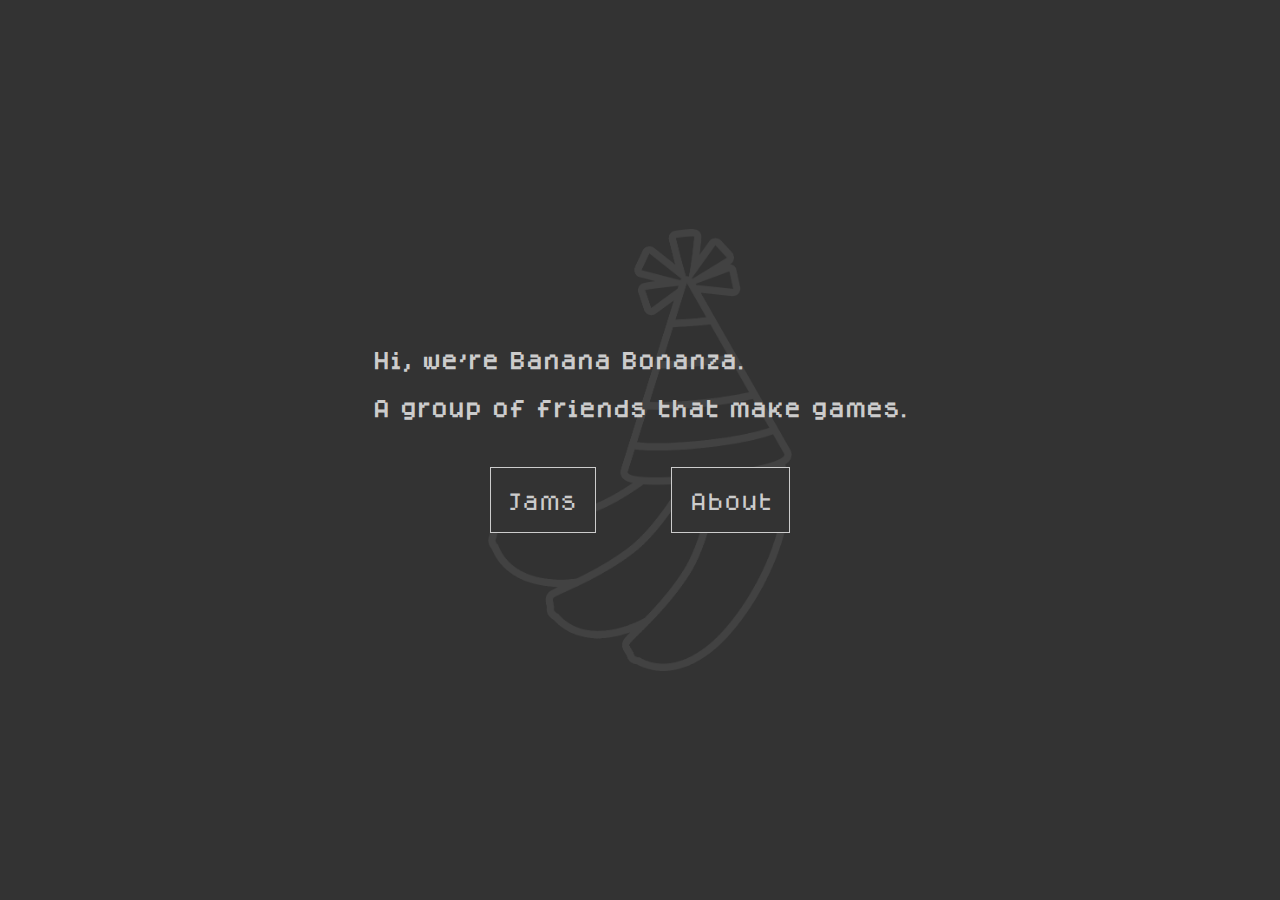
<file: index.html>
<!DOCTYPE html>
<html lang="en">
<head>
    <meta charset="UTF-8">
    <meta http-equiv="X-UA-Compatible" content="IE=edge">
    <meta name="viewport" content="width=device-width, initial-scale=1.0">
    <title>Banana Bonanza</title>
    <link rel="preconnect" href="https://fonts.googleapis.com">
    <link rel="preconnect" href="https://fonts.gstatic.com" crossorigin>
    <link href="https://fonts.googleapis.com/css2?family=Montserrat&display=swap" rel="stylesheet">
    <link rel="stylesheet" href="assets/css/style.css">
    <link rel="apple-touch-icon" sizes="180x180" href="assets/img/favicon/apple-touch-icon.png">
    <link rel="icon" type="image/png" sizes="32x32" href="assets/img/favicon/favicon-32x32.png">
    <link rel="icon" type="image/png" sizes="16x16" href="assets/img/favicon/favicon-16x16.png">
</head>
<body>
    <div class="container container--center">
        <div id="header">
            <h1 id="header__title" class="fnt--pxl"><span id="header__greeting" class="fnt--pxl">Hi</span>, we're Banana Bonanza.</h1>
            <h3 id="header__sub" class="fnt--pxl">A group of friends that make <span id="header__product" class="fnt--pxl">games</span>.</h3>
        </div>
        <nav>
            <a class="btn fnt--pxl" href="jams.html">Jams</a>
            <a id="nav__blog" class="btn fnt--pxl" href="secret.html">Blog</a>
            <a class="btn fnt--pxl" href="about.html">About</a>
        </nav>
    </div>
    <script src="assets/js/app.js"></script>
</body>
</html>
</file>
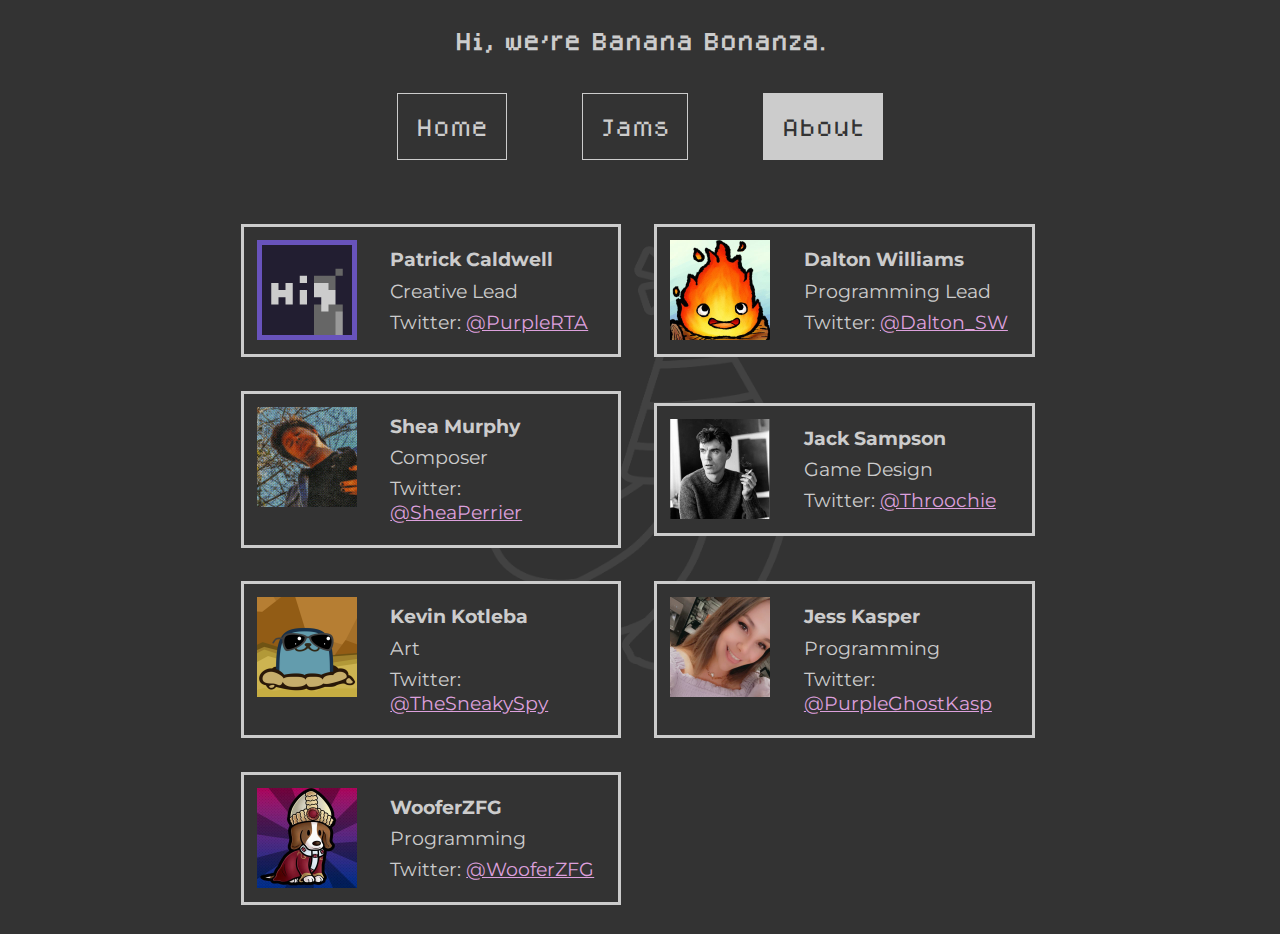
<file: about.html>
<!DOCTYPE html>
<html lang="en">
<head>
    <meta charset="UTF-8">
    <meta http-equiv="X-UA-Compatible" content="IE=edge">
    <meta name="viewport" content="width=device-width, initial-scale=1.0">
    <title>Banana Bonanza - About</title>
    <link rel="preconnect" href="https://fonts.googleapis.com">
    <link rel="preconnect" href="https://fonts.gstatic.com" crossorigin>
    <link href="https://fonts.googleapis.com/css2?family=Montserrat&display=swap" rel="stylesheet">
    <link rel="stylesheet" href="assets/css/style.css">
    <link rel="apple-touch-icon" sizes="180x180" href="assets/img/favicon/apple-touch-icon.png">
    <link rel="icon" type="image/png" sizes="32x32" href="assets/img/favicon/favicon-32x32.png">
    <link rel="icon" type="image/png" sizes="16x16" href="assets/img/favicon/favicon-16x16.png">
</head>
<body>
    <div class="container">
        <div id="header">
            <h1 id="header__title" class="fnt--pxl">Hi, we're Banana Bonanza.</h1>
        </div>
        <nav>
            <a class="btn fnt--pxl" href="index.html">Home</a>
            <a class="btn fnt--pxl" href="jams.html">Jams</a>
            <a id="nav__blog" class="btn fnt--pxl" href="secret.html">Blog</a>
            <a class="btn btn--active fnt--pxl" href="about.html">About</a>
        </nav>
        <div id="members">
            <div class="member">
                <img class="member__img member__img--patrick" src="assets/img/patrick.png" alt="Patrick's Icon">
                <div class="member__info">
                    <h3 class="member__name">Patrick Caldwell<img class="member__icon member__img--patrick" src="assets/img/patrick.png" alt="Patrick's Icon"></h3>
                    <p class="member__role">Creative Lead</p>
                    <p class="member__social">Twitter: <a href="https://twitter.com/PurpleRTA" target="_blank" class="member__link">@PurpleRTA</a></p>
                </div>
            </div>

            <div class="member">
                <img class="member__img" src="assets/img/dalton.jpg" alt="Dalton's Icon">
                <div class="member__info">
                    <h3 class="member__name">Dalton Williams<img class="member__icon" src="assets/img/dalton.jpg" alt="Dalton's Icon"></h3>
                    <p class="member__role">Programming Lead</p>
                    <p class="member__social">Twitter: <a href="https://twitter.com/Dalton_SW" target="_blank" class="member__link">@Dalton_SW</a></p>
                </div>
            </div>

            <div class="member">
                <img class="member__img" src="assets/img/shea.jpg" alt="Shea's Icon">
                <div class="member__info">
                    <h3 class="member__name">Shea Murphy<img class="member__icon" src="assets/img/shea.jpg" alt="Shea's Icon"></h3>
                    <p class="member__role">Composer</p>
                    <p class="member__social">Twitter: <a href="https://twitter.com/SheaPerrier" target="_blank" class="member__link">@SheaPerrier</a></p>
                </div>
            </div>

            <div class="member">
                <img class="member__img" src="assets/img/jack.jpg" alt="Jack's Icon">
                <div class="member__info">
                    <h3 class="member__name">Jack Sampson<img class="member__icon" src="assets/img/jack.jpg" alt="Jack's Icon"></h3>
                    <p class="member__role">Game Design</p>
                    <p class="member__social">Twitter: <a href="https://twitter.com/Throochie" target="_blank" class="member__link">@Throochie</a></p>
                </div>
            </div>

            <div class="member">
                <img class="member__img" src="assets/img/kevin.png" alt="Kevin's Icon">
                <div class="member__info">
                    <h3 class="member__name">Kevin Kotleba<img class="member__icon" src="assets/img/kevin.png" alt="Kevin's Icon"></h3>
                    <p class="member__role">Art</p>
                    <p class="member__social">Twitter: <a href="https://twitter.com/TheSneakySpy" target="_blank" class="member__link">@TheSneakySpy</a></p>
                </div>
            </div>

            <div class="member">
                <img class="member__img" src="assets/img/jess.jpg" alt="Jess's Icon">
                <div class="member__info">
                    <h3 class="member__name">Jess Kasper<img class="member__icon" src="assets/img/jess.jpg" alt="Jess's Icon"></h3>
                    <p class="member__role">Programming</p>
                    <p class="member__social">Twitter: <a href="https://twitter.com/PurpleGhostKasp" target="_blank" class="member__link">@PurpleGhostKasp</a></p>
                </div>
            </div>

            <div class="member">
                <img class="member__img" src="assets/img/wooferzfg.jpg" alt="Woofer's Icon">
                <div class="member__info">
                    <h3 class="member__name">WooferZFG<img class="member__icon" src="assets/img/wooferzfg.jpg" alt="Woofer's Icon"></h3>
                    <p class="member__role">Programming</p>
                    <p class="member__social">Twitter: <a href="https://twitter.com/WooferZFG" target="_blank" class="member__link">@WooferZFG</a></p>
                </div>
            </div>

        </div>
    </div>
    <script src="assets/js/app.js"></script>
</body>
</html>
</file>
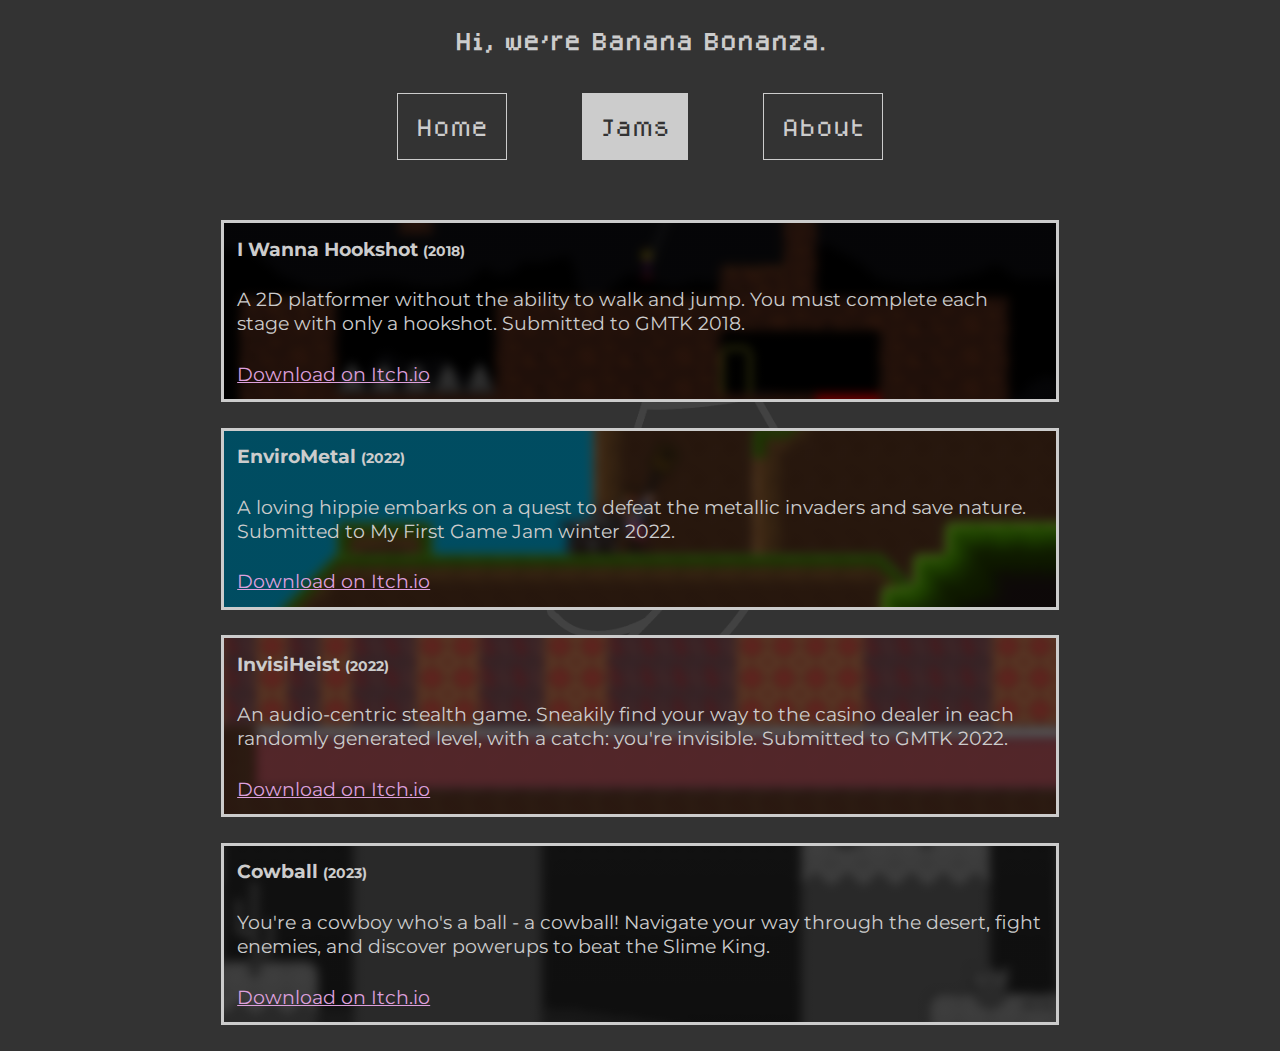
<file: jams.html>
<!DOCTYPE html>
<html lang="en">
<head>
    <meta charset="UTF-8">
    <meta http-equiv="X-UA-Compatible" content="IE=edge">
    <meta name="viewport" content="width=device-width, initial-scale=1.0">
    <title>Banana Bonanza - Jams</title>
    <link rel="preconnect" href="https://fonts.googleapis.com">
    <link rel="preconnect" href="https://fonts.gstatic.com" crossorigin>
    <link href="https://fonts.googleapis.com/css2?family=Montserrat&display=swap" rel="stylesheet">
    <link rel="stylesheet" href="assets/css/style.css">
    <link rel="apple-touch-icon" sizes="180x180" href="assets/img/favicon/apple-touch-icon.png">
    <link rel="icon" type="image/png" sizes="32x32" href="assets/img/favicon/favicon-32x32.png">
    <link rel="icon" type="image/png" sizes="16x16" href="assets/img/favicon/favicon-16x16.png">
</head>
<body>
    <div class="container">
        <div id="header">
            <h1 id="header__title" class="fnt--pxl">Hi, we're Banana Bonanza.</h1>
        </div>
        <nav>
            <a class="btn fnt--pxl" href="index.html">Home</a>
            <a class="btn btn--active fnt--pxl" href="jams.html">Jams</a>
            <a id="nav__blog" class="btn fnt--pxl" href="secret.html">Blog</a>
            <a class="btn fnt--pxl" href="about.html">About</a>
        </nav>
        <div id="games">
            <div class="game game--hookshot">
                <h3 class="game__title">I Wanna Hookshot <span class="game__year">(2018)</small></h3>
                <p class="game__description">A 2D platformer without the ability to walk and jump. You must complete each stage with only a hookshot. Submitted to GMTK 2018.</p>
                <a class="game__link" href="https://purplerta.itch.io/i-wanna-hookshot" target="_blank">Download on Itch.io</a>
            </div>

            <div class="game game--envirometal">
                <h3 class="game__title">EnviroMetal <span class="game__year">(2022)</small></h3>
                <p class="game__description">A loving hippie embarks on a quest to defeat the metallic invaders and save nature. Submitted to My First Game Jam winter 2022.</p>
                <a class="game__link" href="https://daltonsw.itch.io/envirometal" target="_blank">Download on Itch.io</a>
            </div>

            <div class="game game--invisiheist">
                <h3 class="game__title">InvisiHeist <span class="game__year">(2022)</small></h3>
                <p class="game__description">An audio-centric stealth game. Sneakily find your way to the casino dealer in each randomly generated level, with a catch: you're invisible. Submitted to GMTK 2022.</p>
                <a class="game__link" href="https://daltonsw.itch.io/invisiheist" target="_blank">Download on Itch.io</a>
            </div>

            <div class="game game--cowball">
                <h3 class="game__title">Cowball <span class="game__year">(2023)</small></h3>
                <p class="game__description">You're a cowboy who's a  ball - a cowball! Navigate your way through the desert, fight enemies, and discover powerups to beat the Slime King.</p>
                <a class="game__link" href="https://daltonsw.itch.io/cowball" target="_blank">Download on Itch.io</a>
            </div>
        </div>
    </div>
    <script src="assets/js/app.js"></script>
</body>
</html>
</file>
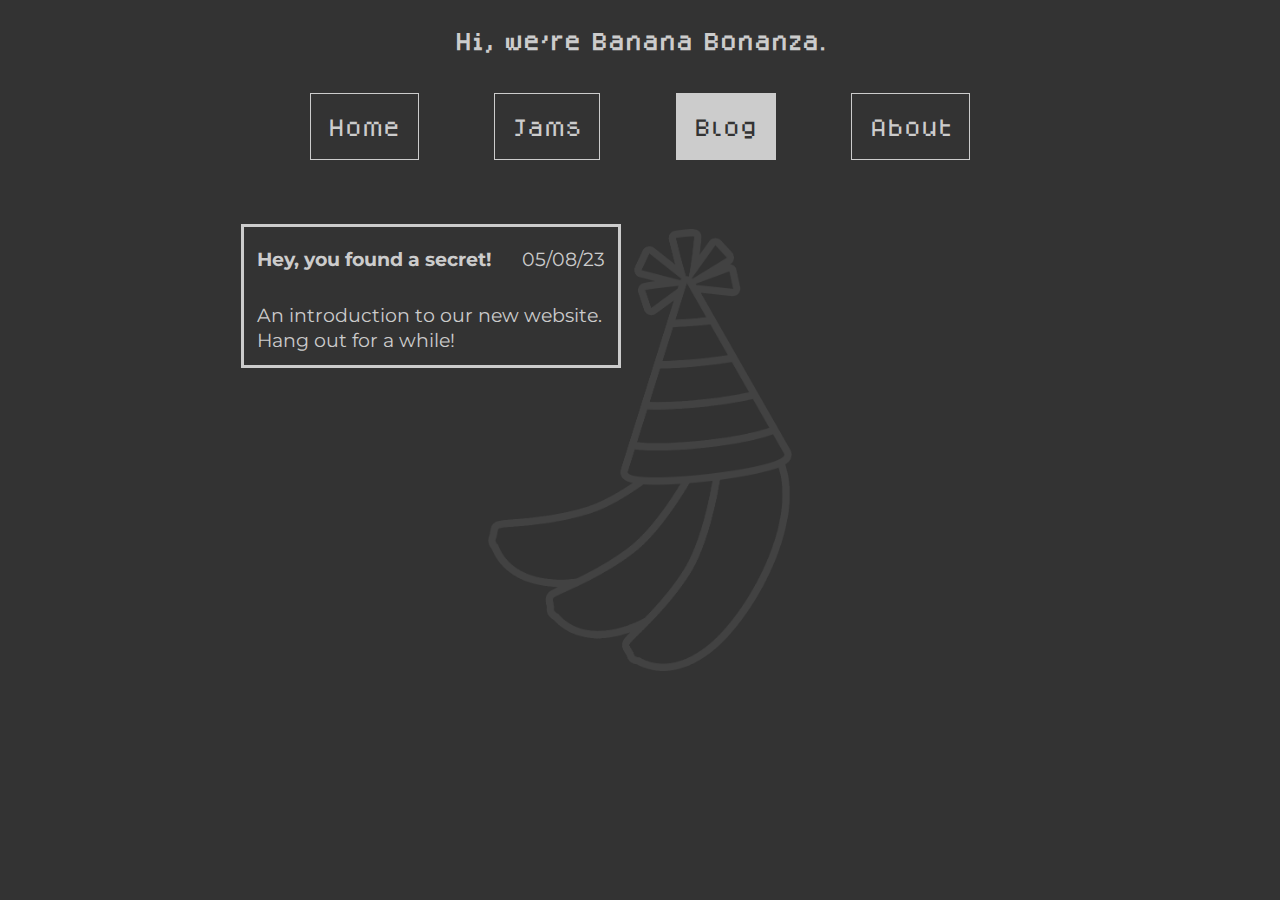
<file: secret.html>
<!DOCTYPE html>
<html lang="en">
<head>
    <meta charset="UTF-8">
    <meta http-equiv="X-UA-Compatible" content="IE=edge">
    <meta name="viewport" content="width=device-width, initial-scale=1.0">
    <title>Banana Bonanza - About</title>
    <link rel="preconnect" href="https://fonts.googleapis.com">
    <link rel="preconnect" href="https://fonts.gstatic.com" crossorigin>
    <link href="https://fonts.googleapis.com/css2?family=Montserrat&display=swap" rel="stylesheet">
    <link rel="stylesheet" href="assets/css/style.css">
    <link rel="stylesheet" href="https://cdnjs.cloudflare.com/ajax/libs/font-awesome/6.2.0/css/all.min.css">
    <link rel="apple-touch-icon" sizes="180x180" href="assets/img/favicon/apple-touch-icon.png">
    <link rel="icon" type="image/png" sizes="32x32" href="assets/img/favicon/favicon-32x32.png">
    <link rel="icon" type="image/png" sizes="16x16" href="assets/img/favicon/favicon-16x16.png">
</head>
<body>
    <div class="container">
        <div id="header">
            <h1 id="header__title" class="fnt--pxl">Hi, we're Banana Bonanza.</h1>
        </div>
        <nav>
            <a class="btn fnt--pxl" href="index.html">Home</a>
            <a class="btn fnt--pxl" href="jams.html">Jams</a>
            <a class="btn btn--active fnt--pxl" href="secret.html">Blog</a>
            <a class="btn fnt--pxl" href="about.html">About</a>
        </nav>
        <div id="blogs">
     
                <a class="blog" href="blog/helloWorld.html">
                    <div class="blog__header">
                        <h3 class="blog__title">Hey, you found a secret!</h3>
                        <p class="blog__date">05/08/23</p>
                    </div>
                    <p class="blog__description">An introduction to our new website. Hang out for a while!</p>
                </a>
        </div>
    </div>
    <script src="assets/js/app.js"></script>
</body>
</html>
</file>
<file: assets/css/style.css>
@font-face {
  font-family: mother;
  src: url(../fonts/earthbound-beginnings.ttf);
}
@font-face {
  font-family: dogicapixel;
  src: url(../fonts/dogicapixel.ttf);
}
* {
  font-family: "Montserrat";
  font-size: 1.1rem;
  line-height: 125%;
  color: #cccccc;
}

*::-moz-selection {
  background-color: #cccccc;
  color: #333333;
}

*::selection {
  background-color: #cccccc;
  color: #333333;
}

html, body {
  background-color: #333333;
  height: 100%;
  margin: 0;
  background-image: url("../img/logo.png");
  background-repeat: no-repeat;
  background-position: center;
  background-size: 25%;
  background-attachment: fixed;
}

.container {
  display: -webkit-box;
  display: -ms-flexbox;
  display: flex;
  -webkit-box-orient: vertical;
  -webkit-box-direction: normal;
      -ms-flex-direction: column;
          flex-direction: column;
  -webkit-box-align: center;
      -ms-flex-align: center;
          align-items: center;
  -webkit-box-pack: center;
      -ms-flex-pack: center;
          justify-content: center;
}

.container > * {
  margin: 1% 0;
}

.btn {
  display: inline-block;
  border: 1px solid #cccccc;
  margin: 0 2rem;
  padding: 1rem;
  -webkit-transition: all 0.5s ease;
  transition: all 0.5s ease;
  text-decoration: none;
  background-color: #333333;
  cursor: pointer;
}
.btn i {
  -webkit-transition: all 0.5s ease;
  transition: all 0.5s ease;
}
.btn--spin:hover {
  -webkit-transform: translate(7px, -7px) rotate(360deg) !important;
          transform: translate(7px, -7px) rotate(360deg) !important;
}
.btn--spin:active {
  background-color: #333333 !important;
  color: #cccccc;
  -webkit-transform: translate(0px, 0px) rotate(360deg) !important;
          transform: translate(0px, 0px) rotate(360deg) !important;
}

.btn:hover {
  background-color: #cccccc;
  color: #333333;
  -webkit-transform: translate(7px, -7px);
          transform: translate(7px, -7px);
  border-color: #666666;
}
.btn:hover i {
  color: #333333;
}

.btn--active {
  background-color: #cccccc;
  color: #333333;
}

.img--lightbackground {
  background-color: #cccccc;
}

.fnt--montserrat {
  font-family: "Montserrat";
  font-size: 1.1rem;
  line-height: 125%;
}

.fnt--pxl {
  font-family: dogicapixel;
  line-height: 150%;
}

@media only screen and (max-width: 779px) {
  html, body {
    background-size: 50%;
  }
  .container {
    margin: 0 5%;
  }
  .btn {
    margin: 0.5rem;
  }
}
iframe {
  -webkit-user-select: none;
     -moz-user-select: none;
      -ms-user-select: none;
          user-select: none;
}

nav {
  padding-bottom: 2rem;
}

#nav__blog {
  display: none;
}

.container--center {
  height: 100%;
}

#header__greeting {
  -webkit-user-select: none;
     -moz-user-select: none;
      -ms-user-select: none;
          user-select: none;
  cursor: pointer;
}

.body--animate {
  background-color: initial;
  overflow-x: hidden;
  overflow-y: hidden;
}

.container--animate {
  position: relative;
}

.content {
  position: relative;
  z-index: 100;
}

#background {
  position: absolute;
  top: 0;
  left: 0;
  z-index: -100;
  padding: 0;
  margin: 0;
}

#games {
  display: -webkit-box;
  display: -ms-flexbox;
  display: flex;
  -webkit-box-orient: vertical;
  -webkit-box-direction: normal;
      -ms-flex-direction: column;
          flex-direction: column;
  -webkit-box-align: center;
      -ms-flex-align: center;
          align-items: center;
  margin-top: 0;
}

.game {
  border: 3px solid #cccccc;
  margin: 1% 0;
  width: 65%;
}
.game__title, .game__description, .game__link {
  margin: 0;
}
.game__year {
  font-size: 0.7em;
}
.game__link {
  display: inline-block;
  color: plum;
}
.game > * {
  padding: 0.75rem;
}
.game--hookshot {
  background: -webkit-gradient(linear, left top, left bottom, from(rgba(0, 0, 0, 0.6)), to(rgba(0, 0, 0, 0.6))), url("../img/hookshot.png");
  background: linear-gradient(rgba(0, 0, 0, 0.6), rgba(0, 0, 0, 0.6)), url("../img/hookshot.png");
  background-position: center;
}
.game--envirometal {
  background: -webkit-gradient(linear, left top, left bottom, from(rgba(0, 0, 0, 0.6)), to(rgba(0, 0, 0, 0.6))), url("../img/envirometal.png");
  background: linear-gradient(rgba(0, 0, 0, 0.6), rgba(0, 0, 0, 0.6)), url("../img/envirometal.png");
  background-position: center;
}
.game--invisiheist {
  background: -webkit-gradient(linear, left top, left bottom, from(rgba(0, 0, 0, 0.6)), to(rgba(0, 0, 0, 0.6))), url("../img/invisiheist.png");
  background: linear-gradient(rgba(0, 0, 0, 0.6), rgba(0, 0, 0, 0.6)), url("../img/invisiheist.png");
  background-position: center;
}
.game--cowball {
  background: -webkit-gradient(linear, left top, left bottom, from(rgba(0, 0, 0, 0.6)), to(rgba(0, 0, 0, 0.6))), url("../img/cowball.png");
  background: linear-gradient(rgba(0, 0, 0, 0.6), rgba(0, 0, 0, 0.6)), url("../img/cowball.png");
  background-position: center;
}
.game--papuru {
  background: -webkit-gradient(linear, left top, left bottom, from(rgba(0, 0, 0, 0.6)), to(rgba(0, 0, 0, 0.6))), url("../img/papuru.png");
  background: linear-gradient(rgba(0, 0, 0, 0.6), rgba(0, 0, 0, 0.6)), url("../img/papuru.png");
  background-position: center;
}
.game--aguidetolife {
  background: -webkit-gradient(linear, left top, left bottom, from(rgba(0, 0, 0, 0.6)), to(rgba(0, 0, 0, 0.6))), url("../img/aguidetolife.png");
  background: linear-gradient(rgba(0, 0, 0, 0.6), rgba(0, 0, 0, 0.6)), url("../img/aguidetolife.png");
  background-position: center;
}

@media only screen and (max-width: 992px) {
  .game {
    width: 75%;
  }
}
@media only screen and (max-width: 779px) {
  .game {
    width: 90%;
  }
}
#members {
  display: -webkit-box;
  display: -ms-flexbox;
  display: flex;
  -webkit-box-orient: horizontal;
  -webkit-box-direction: normal;
      -ms-flex-direction: row;
          flex-direction: row;
  -webkit-box-align: center;
      -ms-flex-align: center;
          align-items: center;
  margin-top: 0;
  -ms-flex-wrap: wrap;
      flex-wrap: wrap;
  width: 65%;
}

.member {
  background-color: #333333;
  border: 3px solid #cccccc;
  margin: 2%;
  display: -webkit-box;
  display: -ms-flexbox;
  display: flex;
  text-decoration: none;
  width: 45%;
  -webkit-transition: all 0.5s ease;
  transition: all 0.5s ease;
  position: relative;
}
.member__img {
  height: 100px;
  width: 100px;
  -o-object-fit: cover;
     object-fit: cover;
  -o-object-position: 25% 0;
     object-position: 25% 0;
}
.member__img--patrick {
  outline: 5px solid #6853bc;
  outline-offset: -5px;
}
.member__icon {
  display: none;
  height: 45px;
  width: 45px;
  border-radius: 12px;
  -o-object-fit: cover;
     object-fit: cover;
  -o-object-position: 25% 0;
     object-position: 25% 0;
  position: absolute;
  top: 0.5rem;
  right: 0.5rem;
}
.member__img, .member__name, .member__role, .member__social {
  margin: 0.4rem;
}
.member__link {
  display: inline-block;
  color: plum;
}
.member > * {
  margin: 0.75rem;
}

@media only screen and (max-width: 992px) {
  .member {
    width: 100%;
  }
}
@media only screen and (max-width: 779px) {
  #members {
    width: 90%;
  }
  .member__img {
    display: none;
  }
  .member__icon {
    display: inline;
  }
}
@media only screen and (max-width: 600px) {
  #members {
    width: 100%;
  }
}
#blogs {
  display: -webkit-box;
  display: -ms-flexbox;
  display: flex;
  -webkit-box-orient: horizontal;
  -webkit-box-direction: normal;
      -ms-flex-direction: row;
          flex-direction: row;
  -webkit-box-align: center;
      -ms-flex-align: center;
          align-items: center;
  -ms-flex-wrap: wrap;
      flex-wrap: wrap;
  margin-top: 0;
  width: 65%;
}

.blog {
  background-color: #333333;
  border: 3px solid #cccccc;
  margin: 2%;
  display: block;
  text-decoration: none;
  width: 45%;
  -webkit-transition: all 0.5s ease;
  transition: all 0.5s ease;
}
.blog:hover {
  background-color: #cccccc;
  color: #333333;
  border-color: #666666;
  -webkit-transform: translate(7px, -7px);
          transform: translate(7px, -7px);
}
.blog:hover .blog__title, .blog:hover .blog__date, .blog:hover .blog__description {
  color: #333333;
}
.blog > * {
  margin: 0.75rem;
}
.blog__header {
  display: -webkit-box;
  display: -ms-flexbox;
  display: flex;
  -webkit-box-pack: justify;
      -ms-flex-pack: justify;
          justify-content: space-between;
  margin-top: 0;
}
#post {
  border: 3px solid #cccccc;
  margin: 2rem 0;
  padding: 2rem;
  width: 50%;
  background-color: #333333;
  display: block;
}
#post__back {
  padding: 0.75%;
  margin: 0;
}
#post__title {
  margin-top: 0;
  font-size: 1.75rem;
  text-align: center;
}
#post__content {
  text-indent: 3rem;
}
#post__content p {
  font-family: "Montserrat";
  font-size: 1.1rem;
}
#post__signature, #post__date {
  text-align: right;
}

.title--404 {
  font-size: 4rem;
  text-align: center;
}

.sub--404 {
  text-align: center;
}

#video--404 {
  width: 100%;
  aspect-ratio: 1.8/1;
}
</file>
